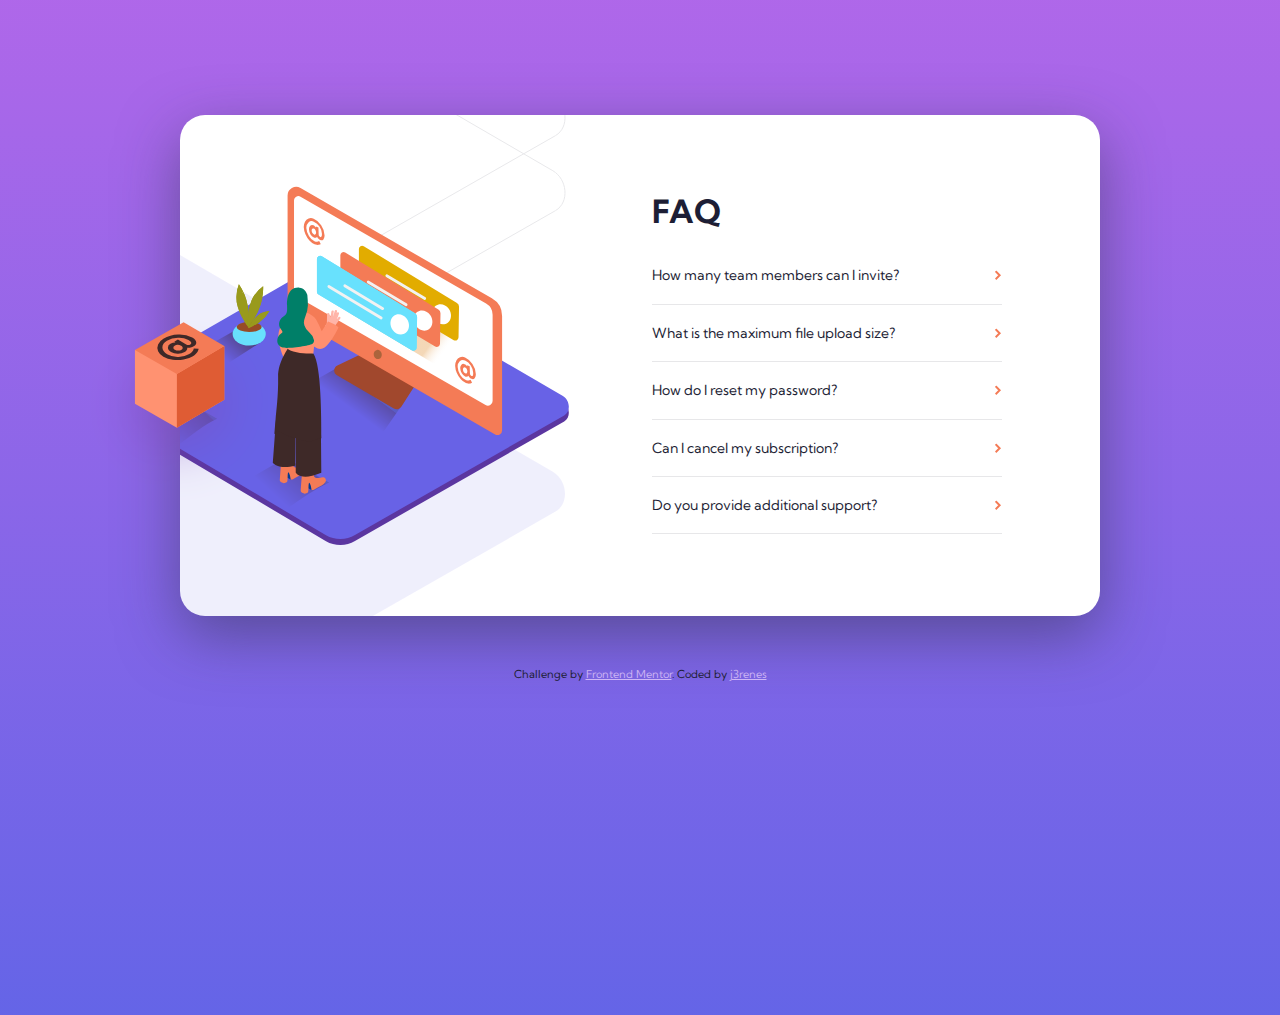
<file: index.html>
<!DOCTYPE html>
<html lang="en">
  <head>
    <meta charset="UTF-8" />
    <meta name="viewport" content="width=device-width, initial-scale=1.0" />
    <!-- displays site properly based on user's device -->

    <link
      rel="icon"
      type="image/png"
      sizes="32x32"
      href="./images/favicon-32x32.png"
    />

    <title>Frontend Mentor | FAQ Accordion Card</title>

    <link rel="stylesheet" href="normalize.css" />
    <link rel="stylesheet" href="style.css" />
  </head>

  <body>
    <article class="container">
      <img
        class="image-desktop"
        id="box-desktop"
        src="images/illustration-box-desktop.svg"
        alt="@ box"
      />
      <section class="image-container">
        <img
          class="image-desktop"
          id="illuDesktop"
          src="images/illustration-woman-online-desktop.svg"
          alt="Little woman on a desk in front of a monitor tapping it"
        />
        <img
          id="illuMobile"
          src="images/illustration-woman-online-mobile.svg"
          alt="Little woman on a desk in front of a monitor tapping it"
        />
        <img
          id="shadowMobile"
          src="images/bg-pattern-mobile.svg"
          alt="Little woman on a desk in front of a monitor tapping it"
        />
      </section>

      <section class="inner-container">
        <h1>FAQ</h1>
        <div class="faqs-container">
          <div class="faq">
            <input type="radio" id="faq01" name="rd" />
            <label class="faq-label" for="faq01">
              How many team members can I invite?
            </label>
            <div class="faq-content">
              <p class="answers">
                You can invite up to 2 additional users on the Free plan. There
                is no limit on team members for the Premium plan.
              </p>
            </div>
          </div>

          <div class="faq">
            <input type="radio" id="faq02" name="rd" />
            <label class="faq-label" for="faq02">
              What is the maximum file upload size?
            </label>
            <div class="faq-content">
              <p class="answers">
                No more than 2GB. All files in your account must fit your
                allotted storage space.
              </p>
            </div>
          </div>

          <div class="faq">
            <input type="radio" id="faq03" name="rd" />
            <label class="faq-label" for="faq03">
              How do I reset my password?
            </label>
            <div class="faq-content">
              <p class="answers">
                Click “Forgot password” from the login page or “Change password”
                from your profile page. A reset link will be emailed to you.
              </p>
            </div>
          </div>

          <div class="faq">
            <input type="radio" id="faq04" name="rd" />
            <label class="faq-label" for="faq04">
              Can I cancel my subscription?
            </label>
            <div class="faq-content">
              <p class="answers">
                Yes! Send us a message and we’ll process your request no
                questions asked.
              </p>
            </div>
          </div>

          <div class="faq">
            <input type="radio" id="faq05" name="rd" />
            <label class="faq-label" for="faq05">
              Do you provide additional support?
            </label>
            <div class="faq-content">
              <p class="answers">
                Chat and email support is available 24/7. Phone lines are open
                during normal business hours.
              </p>
            </div>
          </div>
        </div>
      </section>
    </article>

    <div class="attribution">
      Challenge by
      <a href="https://www.frontendmentor.io?ref=challenge" target="_blank"
        >Frontend Mentor</a
      >. Coded by
      <a
        href="https://juanantoniobrenes.myportfolio.com/projects"
        target="_blank"
        >j3renes</a
      >
    </div>
  </body>
</html>
</file>
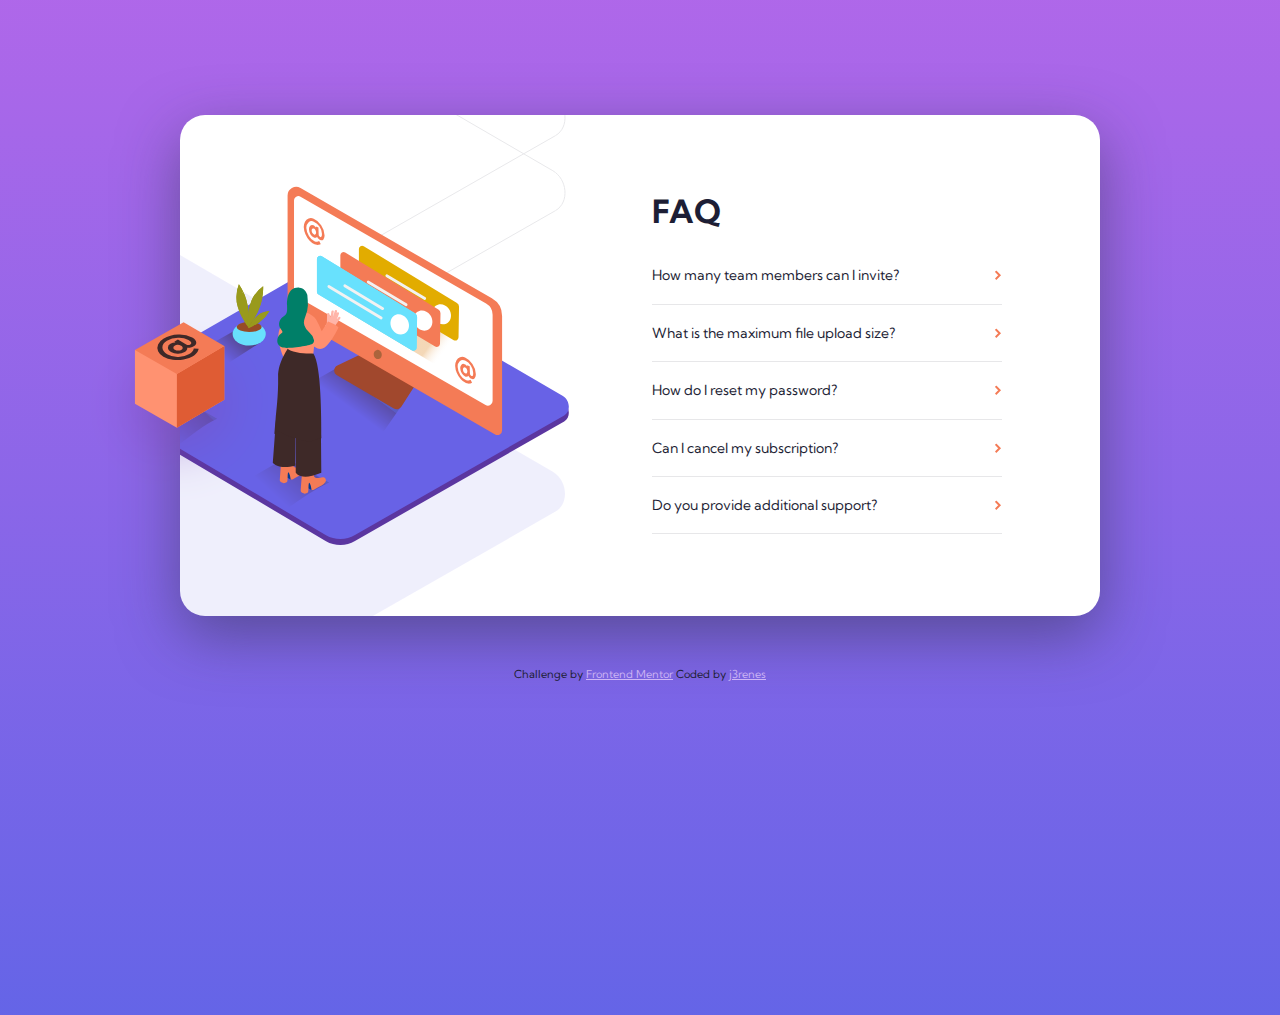
<file: index_details.html>
<!DOCTYPE html>
<html lang="en">
  <head>
    <meta charset="UTF-8" />
    <meta name="viewport" content="width=device-width, initial-scale=1.0" />
    <!-- displays site properly based on user's device -->

    <link
      rel="icon"
      type="image/png"
      sizes="32x32"
      href="./images/favicon-32x32.png"
    />

    <title>Frontend Mentor | FAQ Accordion Card</title>

    <link rel="stylesheet" href="normalize.css" />
    <link rel="stylesheet" href="style_details.css" />
  </head>

  <body>
    <article class="container">
      <img
        class="image-desktop"
        id="box-desktop"
        src="images/illustration-box-desktop.svg"
        alt="@ box"
      />
      <section class="image-container">
        <img
          class="image-desktop"
          id="illuDesktop"
          src="images/illustration-woman-online-desktop.svg"
          alt="Little woman on a desk in front of a monitor tapping it"
        />
        <img
          id="illuMobile"
          src="images/illustration-woman-online-mobile.svg"
          alt="Little woman on a desk in front of a monitor tapping it"
        />
        <img
          id="shadowMobile"
          src="images/bg-pattern-mobile.svg"
          alt="Little woman on a desk in front of a monitor tapping it"
        />
      </section>

      <section class="inner-container">
        <h1>FAQ</h1>
        <div class="faqs-container">
          <details class="faq">
            <summary class="faq-label">
              How many team members can I invite?
            </summary>
            <p class="answers">
              You can invite up to 2 additional users on the Free plan. There is
              no limit on team members for the Premium plan.
            </p>
          </details>

          <details class="faq">
            <summary class="faq-label">
              What is the maximum file upload size?
            </summary>
            <p class="answers">
              No more than 2GB. All files in your account must fit your allotted
              storage space.
            </p>
          </details>

          <details class="faq">
            <summary class="faq-label">How do I reset my password?</summary>
            <p class="answers">
              Click “Forgot password” from the login page or “Change password”
              from your profile page. A reset link will be emailed to you.
            </p>
          </details>

          <details class="faq">
            <summary class="faq-label">Can I cancel my subscription?</summary>
            <p class="answers">
              Yes! Send us a message and we’ll process your request no questions
              asked.
            </p>
          </details>

          <details class="faq">
            <summary class="faq-label">
              Do you provide additional support?
            </summary>
            <p class="answers">
              Chat and email support is available 24/7. Phone lines are open
              during normal business hours.
            </p>
          </details>
        </div>
      </section>
    </article>

    <div class="attribution">
      Challenge by
      <a href="https://www.frontendmentor.io?ref=challenge" target="_blank"
        >Frontend Mentor</a
      >
      Coded by
      <a
        href="https://juanantoniobrenes.myportfolio.com/projects"
        target="_blank"
        >j3renes</a
      >
    </div>
  </body>
</html>
</file>
<file: style.css>
@import url('https://fonts.googleapis.com/css2?family=Kumbh+Sans:wght@400;700&display=swap');

:root {
  --VeryDarkDesaturatedBlue: hsl(238, 29%, 16%);
  --SoftRed: hsl(14, 88%, 65%);
  --VeryDarkGrayishBlue: hsl(237, 12%, 33%);
  --DarkGrayishBlue: hsl(240, 6%, 50%);
}

html {
  box-sizing: border-box;
  font-size: 10px;
}

*,
*:before,
*:after {
  box-sizing: inherit;
  margin: 0;
  padding: 0;
}

body {
  max-width: 1440px;
  height: 100vh;
  margin: 0 auto;
  font-family: 'Kumbh Sans', sans-serif;
  font-size: 1.2rem;
  font-weight: 400;
  line-height: 1.6;
  text-align: left;
  color: var(--VeryDarkDesaturatedBlue);
  background: linear-gradient(hsl(273, 75%, 66%), hsl(240, 73%, 65%));
  background-repeat: no-repeat;
}

.container {
  min-width: 32.4rem;
  max-width: 50rem;
  border-radius: 1rem;

  margin: 39% 6.5% 0% 6.5%;
  background-color: #ffffff;
  box-shadow: 0rem 2rem 6rem 0rem hsla(229, 23%, 23%, 0.5);
}

.image-desktop {
  display: none;
}

.image-container {
  position: relative;
  height: auto;
  display: flex;
  flex-direction: column;
  align-items: center;
}

@keyframes floatY {
  0% {
    transform: translate(0, 0);
  }
  50% {
    transform: translate(0, 8px);
  }
  100% {
    transform: translate(0, 0);
  }
}

#illuMobile {
  position: absolute;
  top: -11rem;
  right: calc(50% - 12.3rem);

  animation-name: floatY;
  animation-duration: 4s;
  animation-iteration-count: infinite;
  animation-timing-function: ease-in-out;
}

@keyframes shadowY {
  0% {
    transform: scale(0.96);
    filter: blur(0.6px);
  }
  50% {
    transform: scale(1);
    filter: blur(0px);
  }
  100% {
    transform: scale(0.96);
    filter: blur(0.6px);
  }
}

#shadowMobile {
  animation-name: shadowY;
  animation-duration: 4s;
  animation-iteration-count: infinite;
  animation-timing-function: ease-in-out;
}

h1 {
  text-align: center;
  font-size: 3.2rem;
  margin-top: 2.7rem;
  margin-bottom: 1rem;
}

.answers {
  color: var(--DarkGrayishBlue);
}

.inner-container {
  padding: 0 2.4rem 4.8rem 2.4rem;
}

input {
  position: absolute;
  opacity: 0;
  z-index: -1;
}

.faq {
  border-bottom: 1px solid hsl(240, 5%, 91%);
  overflow: hidden;
}

.faq-label {
  font-size: 1.3rem;
  display: flex;
  justify-content: space-between;
  padding: 1.7rem 0;
  cursor: pointer;
  transition: all 0.35s;
}

.faq-label:hover {
  color: var(--SoftRed);
}

.faq-label::after {
  content: url('images/icon-arrow-down.svg');
  transform: rotate(-90deg);
  transform-origin: center;
  transition: all 0.35s;
}

.faq-content {
  max-height: 0;
  transition: all 0.35s;
}

/* :checked */

input:checked + .faq-label {
  font-weight: 700;
  padding-bottom: 1rem;
  transition: all 0.35s;
}

input:checked + .faq-label::after {
  transform: rotate(0deg);
}

input:checked ~ .faq-content {
  max-height: 100vh;
  padding-bottom: 2rem;
}

/* atributtion */

.attribution {
  font-size: 11px;
  text-align: center;
  margin-top: 5rem;
}

.attribution a {
  color: hsl(263, 94%, 86%);
}

@media screen and (min-width: 426px) {
  .container {
    margin: 15.5rem auto 0;
    max-width: 42.5rem;
    transition: all 0.35s;
  }

  .inner-container {
    padding: 0 5rem 4.8rem 5rem;
  }
}

@media screen and (min-width: 1024px) {
  .container {
    position: relative;
    display: flex;
    padding: 7.1rem 0;
    margin: 9% auto 0;
    max-width: 92rem;
    border-radius: 2.5rem;
    background: url(images/bg-pattern-desktop.svg) top -296px left -580px
        no-repeat,
      #ffffff;
    transition: all 0.35s;
  }

  #illuMobile,
  #shadowMobile {
    display: none;
  }

  .image-container {
    overflow: hidden;
  }

  .image-desktop {
    display: block;
  }

  #box-desktop {
    position: absolute;
    z-index: 1;
    right: calc(100% - 9.5rem);
    top: 20.5rem;

    animation-name: floatY;
    animation-duration: 4s;
    animation-iteration-count: infinite;
    animation-timing-function: ease-in-out;
  }

  #illuDesktop {
    position: relative;
    left: -83px;
  }

  .inner-container {
    padding: 0rem;
    width: 35rem;
  }

  h1 {
    margin-top: 0;
    text-align: left;
  }

  .faq-label {
    font-size: 1.4rem;
  }
}
</file>
<file: style_details.css>
@import url('https://fonts.googleapis.com/css2?family=Kumbh+Sans:wght@400;700&display=swap');

:root {
  --VeryDarkDesaturatedBlue: hsl(238, 29%, 16%);
  --SoftRed: hsl(14, 88%, 65%);
  --VeryDarkGrayishBlue: hsl(237, 12%, 33%);
  --DarkGrayishBlue: hsl(240, 6%, 50%);
}

html {
  box-sizing: border-box;
  font-size: 10px;
}

*,
*:before,
*:after {
  box-sizing: inherit;
  margin: 0;
  padding: 0;
}

details summary::-webkit-details-marker {
  display: none;
}

body {
  max-width: 1440px;
  height: 100vh;
  margin: 0 auto;
  font-family: 'Kumbh Sans', sans-serif;
  font-size: 1.2rem;
  font-weight: 400;
  line-height: 1.6;
  text-align: left;
  color: var(--VeryDarkDesaturatedBlue);
  background: linear-gradient(hsl(273, 75%, 66%), hsl(240, 73%, 65%));
  background-repeat: no-repeat;
}

.container {
  min-width: 32.4rem;
  max-width: 50rem;
  border-radius: 1rem;

  margin: 39% 6.5% 0% 6.5%;
  background-color: #ffffff;
  box-shadow: 0rem 2rem 6rem 0rem hsla(229, 23%, 23%, 0.5);
}

.image-desktop {
  display: none;
}

.image-container {
  position: relative;
  height: auto;
  display: flex;
  flex-direction: column;
  align-items: center;
}

@keyframes floatY {
  0% {
    transform: translate(0, 0px);
  }
  50% {
    transform: translate(0, 8px);
  }
  100% {
    transform: translate(0, 0px);
  }
}

#illuMobile {
  position: absolute;
  top: -11rem;
  right: calc(50% - 12.3rem);

  animation-name: floatY;
  animation-duration: 4s;
  animation-iteration-count: infinite;
  animation-timing-function: ease-in-out;
}

@keyframes shadowY {
  0% {
    transform: scale(0.96);
    filter: blur(0.6px);
  }
  50% {
    transform: scale(1);
    filter: blur(0px);
  }
  100% {
    transform: scale(0.96);
    filter: blur(0.6px);
  }
}

#shadowMobile {
  animation-name: shadowY;
  animation-duration: 4s;
  animation-iteration-count: infinite;
  animation-timing-function: ease-in-out;
}

h1 {
  text-align: center;
  font-size: 3.2rem;
  margin-top: 2.7rem;
  margin-bottom: 1rem;
}

.answers {
  color: var(--DarkGrayishBlue);
}

.inner-container {
  padding: 0 2.4rem 4.8rem 2.4rem;
}

input {
  position: absolute;
  opacity: 0;
  z-index: -1;
}

.faq {
  border-bottom: 1px solid hsl(240, 5%, 91%);
  overflow: hidden;
}

.faq-label {
  font-size: 1.3rem;
  display: flex;
  justify-content: space-between;
  padding: 1.7rem 0;
  cursor: pointer;
  transition: all 0.35s;
}

.faq-label:hover {
  color: var(--SoftRed);
}

.faq-label::after {
  content: url('images/icon-arrow-down.svg');
  transform: rotate(-90deg);
  transform-origin: center;
  transition: all 0.35s;
}

/* details[open] */

.faq[open] .faq-label::after {
  transform: rotate(0deg);
}

.faq[open] .faq-label {
  font-weight: 700;
  padding-bottom: 1rem;
}

.faq[open] .answers {
  padding-bottom: 2rem;
  transition: all 0.35s;
}

/* atributtion */

.attribution {
  font-size: 11px;
  text-align: center;
  margin-top: 5rem;
}

.attribution a {
  color: hsl(263, 94%, 86%);
}

@media screen and (min-width: 426px) {
  .container {
    margin: 15.5rem auto 0;
    max-width: 42.5rem;
    transition: all 0.35s;
  }

  .inner-container {
    padding: 0 5rem 4.8rem 5rem;
  }
}

@media screen and (min-width: 1024px) {
  .container {
    position: relative;
    display: flex;
    padding: 7.1rem 0;
    margin: 9% auto 0;
    max-width: 92rem;
    border-radius: 2.5rem;
    background: url(images/bg-pattern-desktop.svg) top -296px left -580px
        no-repeat,
      #ffffff;
    transition: all 0.35s;
  }

  #illuMobile,
  #shadowMobile {
    display: none;
  }

  .image-container {
    overflow: hidden;
  }

  .image-desktop {
    display: block;
  }

  #box-desktop {
    position: absolute;
    z-index: 1;
    right: calc(100% - 9.5rem);
    top: 20.5rem;

    animation-name: floatY;
    animation-duration: 4s;
    animation-iteration-count: infinite;
    animation-timing-function: ease-in-out;
  }

  #illuDesktop {
    position: relative;
    left: -83px;
  }

  .inner-container {
    padding: 0rem;
    width: 35rem;
  }

  h1 {
    margin-top: 0;
    text-align: left;
  }

  .faq-label {
    font-size: 1.4rem;
  }
}
</file>
